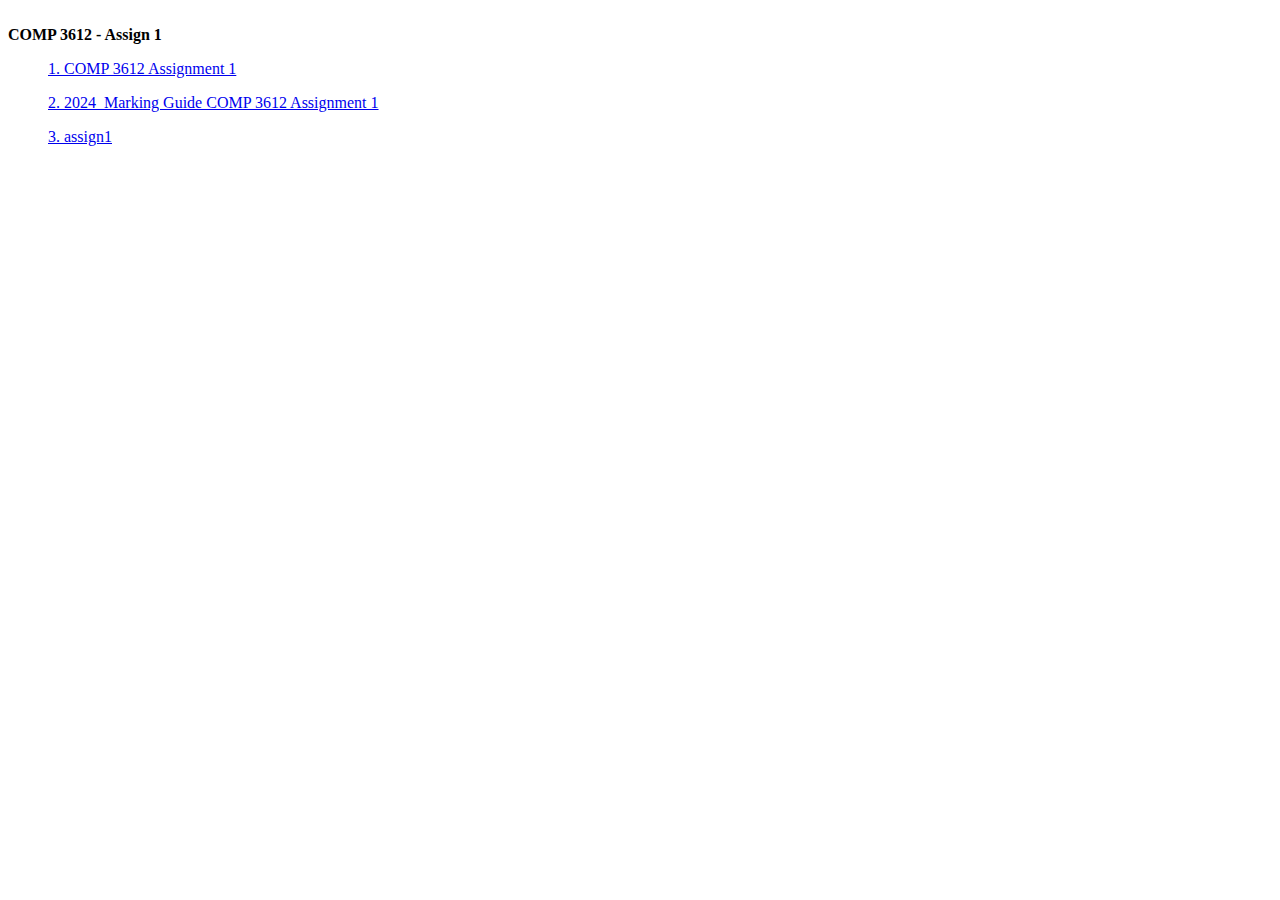
<file: Table of Contents.html>
<html><head><meta http-equiv="&#39;Content-Type&#39;" content="&#39;text/html;charset=utf-8&#39;" /><title>COMP 3612 - Assign 1</title></head><body><table cellpadding=0 cellspacing=0 border=0 width=100%><tr><td colspan=3>&nbsp;</td></tr><tr><td valign="top" width="100%"><font class="title"><strong>COMP 3612 - Assign 1</strong></font><br><p class='d2l' style=' margin-left: 40px'><a target="_blank" href="COMP 3612 Assignment 1.pdf" />1. COMP 3612 Assignment 1</a></p><p class='d2l' style=' margin-left: 40px'><a target="_blank" href="2024_Marking Guide COMP 3612 Assignment 1.docx" />2. 2024_Marking Guide COMP 3612 Assignment 1</a></p><p class='d2l' style=' margin-left: 40px'><a target="_blank" href="assign1.zip" />3. assign1</a></p></td></tr></table></body></html>
</file>
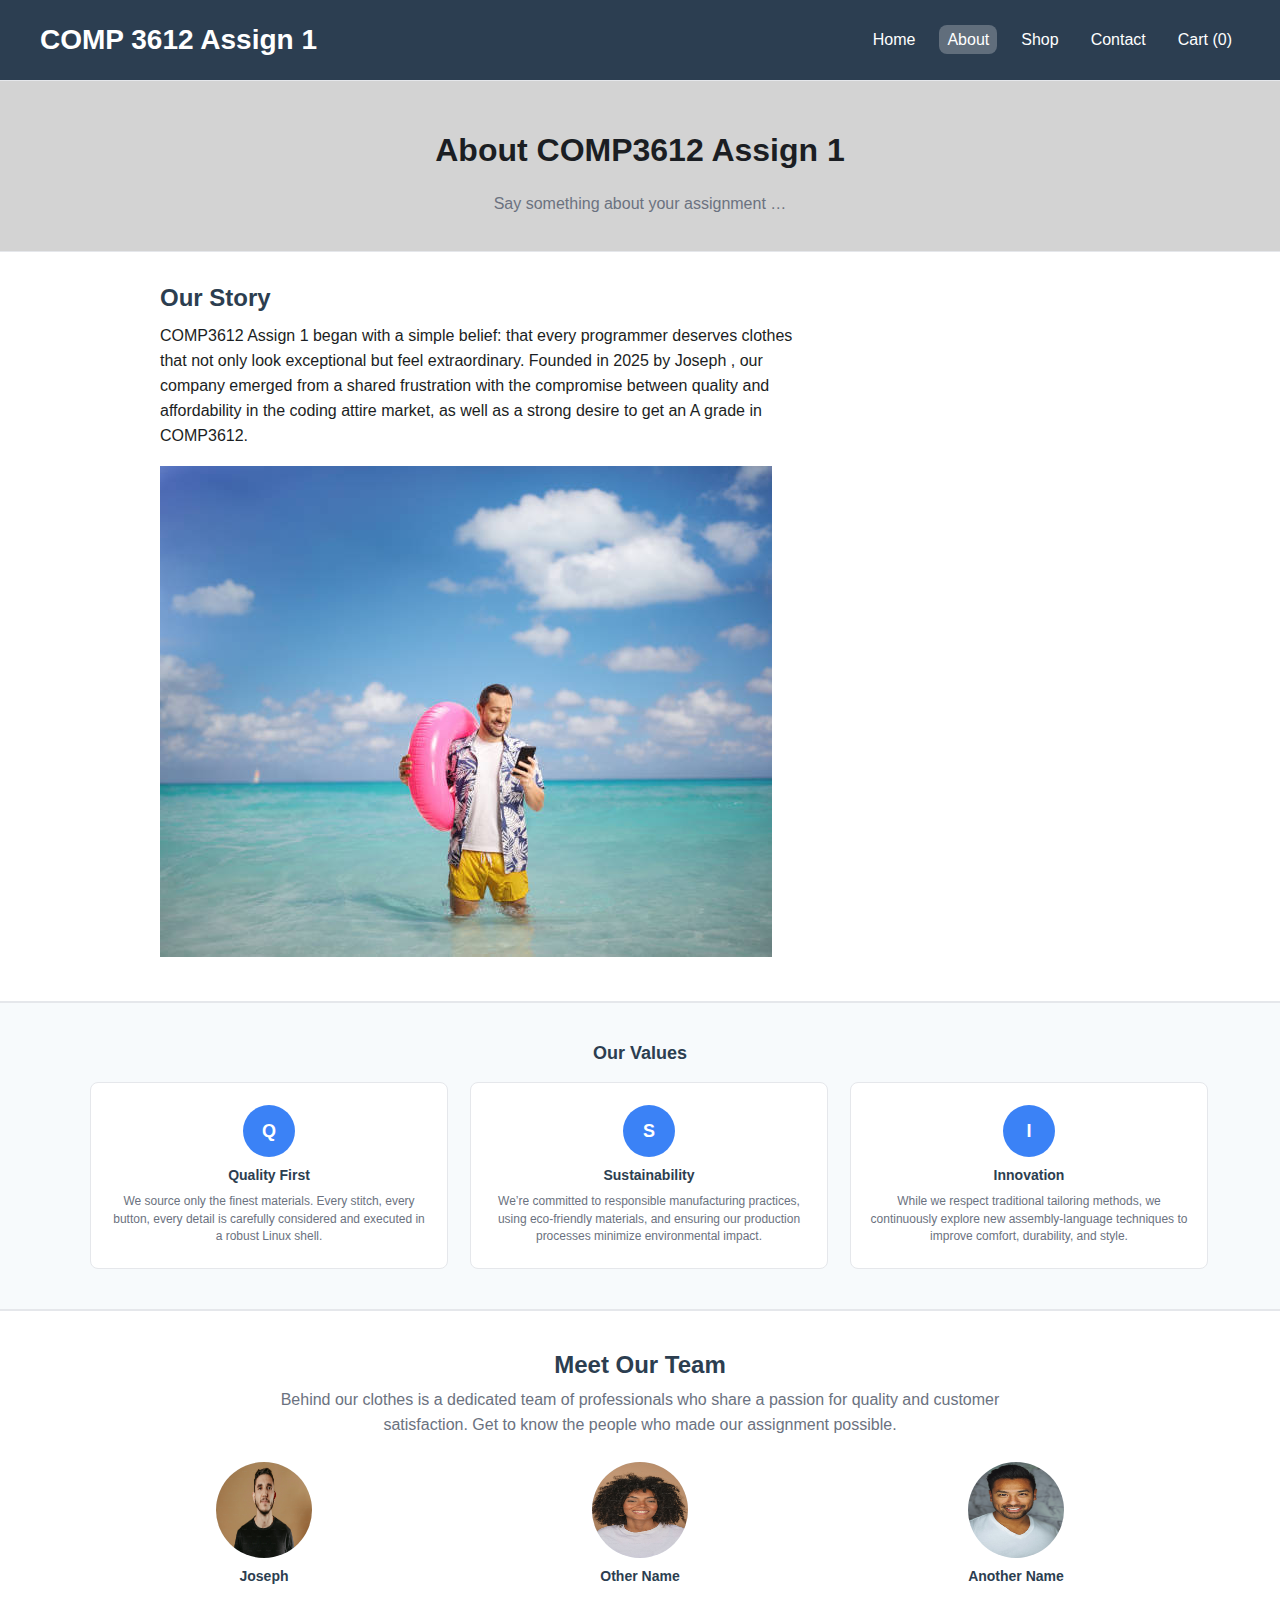
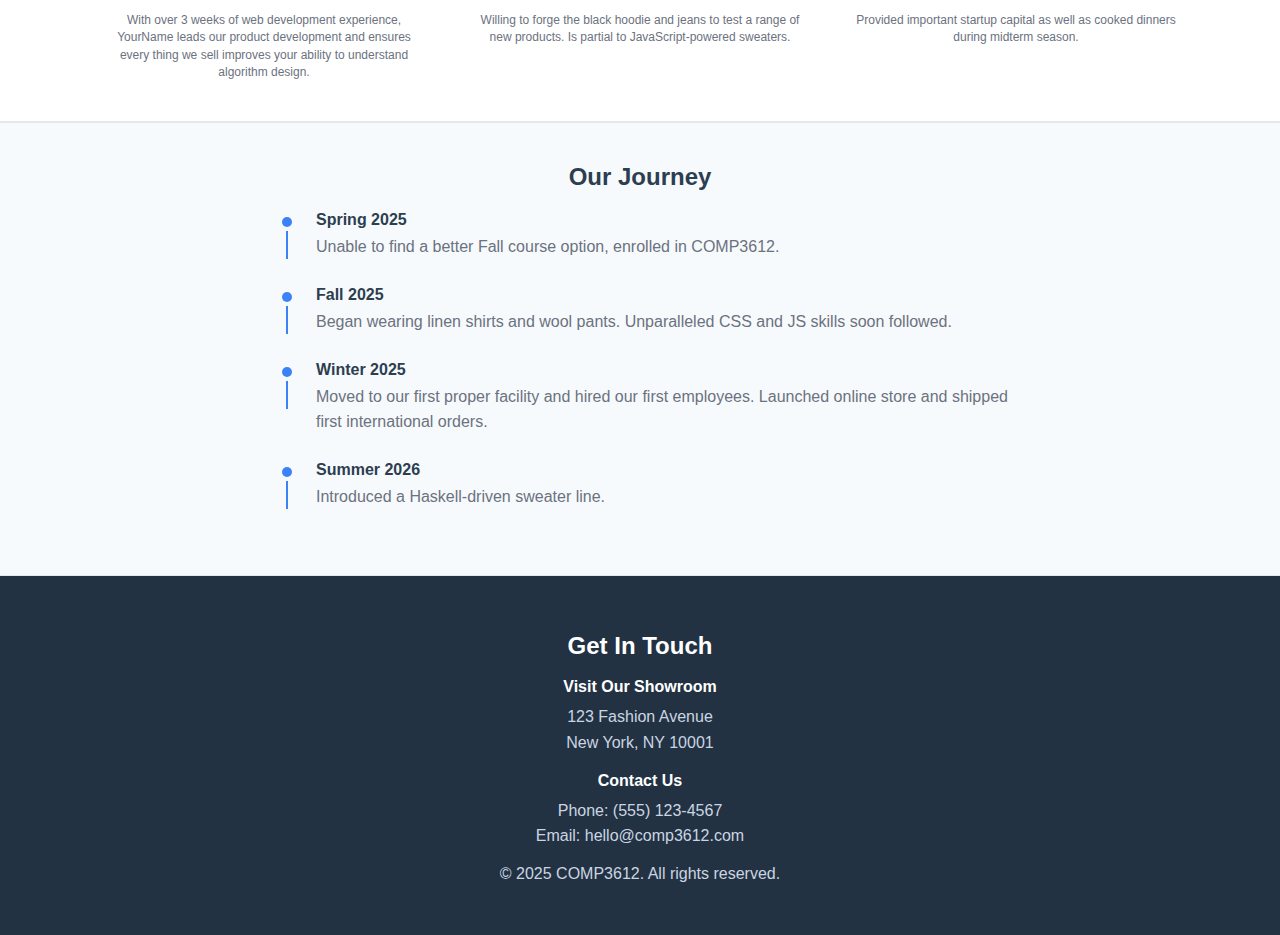
<file: assign1/about.html>
<!DOCTYPE html>
<html lang="en">
<head>
    <meta charset="UTF-8">
    <meta name="viewport" content="width=device-width, initial-scale=1.0">
    <title>COMP3612 Assignment 1</title>
    <link rel="stylesheet" href="styles.css" />
    <meta http-equiv="refresh" content="2">
</head>
<body>
  <header class="site-header">
    <div class="container header-row">
      <a class="logo" href="index.html">COMP 3612 Assign 1</a>
      <nav aria-label="Primary">
        <ul class="nav">
          <li><a class="nav-link" href="index.html">Home</a></li>
          <li><a class="nav-link active" href="about.html">About</a></li>
          <li><a class="nav-link" href="#">Shop</a></li>
          <li><a class="nav-link" href="#">Contact</a></li>
          <li><a class="nav-link" href="#">Cart (0)</a></li>
        </ul>
      </nav>
    </div>
  </header>   
<main>
  <section class="about-hero">
  <div class="about-box">
    <h1>About COMP3612 Assign 1</h1>
    <p>Say something about your assignment …</p>
  </div>
</section>


<section class="story">
  <div class="story-box">
    <h2>Our Story</h2>

    <p class="story-lead">
      COMP3612 Assign 1 began with a simple belief: that every programmer deserves
      clothes that not only look exceptional but feel extraordinary. Founded in 2025
      by Joseph , our company emerged from a shared frustration with the compromise
      between quality and affordability in the coding attire market, as well as a strong
      desire to get an A grade in COMP3612.
    </p>

    <img src="data/images/beach.jpg" />
  </div>
</section>

<section class="values">
  <div class="values-box">
    <h2>Our Values</h2>

    <div class="values-grid">

      <article class="value-card">
        <div class="value-icon">Q</div>
        <h3>Quality First</h3>
        <p>
          We source only the finest materials. Every stitch, every button, every detail
          is carefully considered and executed in a robust Linux shell.
        </p>
      </article>


      <article class="value-card">
        <div class="value-icon">S</div>
        <h3>Sustainability</h3>
        <p>
          We’re committed to responsible manufacturing practices, using eco-friendly
          materials, and ensuring our production processes minimize environmental impact.
        </p>
      </article>

      <!-- Card 3 -->
      <article class="value-card">
        <div class="value-icon">I</div>
        <h3>Innovation</h3>
        <p>
          While we respect traditional tailoring methods, we continuously explore new
          assembly-language techniques to improve comfort, durability, and style.
        </p>
      </article>
    </div>
  </div>
</section>

<section class="team">
  <div class="team-box">
    <h2>Meet Our Team</h2>
    <p class="team-intro">
      Behind our clothes is a dedicated team of professionals who share a passion for
      quality and customer satisfaction. Get to know the people who made our assignment possible.
    </p>

    <div class="team-grid">
      <article class="member">
        <img class="avatar" src="data/images/1.jpg" alt="Photo 1" />
        <h3>Joseph</h3>
        <p class="role">Founder &amp; CEO</p>
        <p class="bio">
          With over 3 weeks of web development experience, YourName leads our product development
          and ensures every thing we sell improves your ability to understand algorithm design.
        </p>
      </article>

      <article class="member">
        <img class="avatar" src="data/images/2.jpg" alt="Photo 2" />
        <h3>Other Name</h3>
        <p class="role">Clothes Tester</p>
        <p class="bio">
          Willing to forge the black hoodie and jeans to test a range of new products.
          Is partial to JavaScript-powered sweaters.
        </p>
      </article>

      <article class="member">
        <img class="avatar" src="data/images/3.jpg" alt="Photo 3" />
        <h3>Another Name</h3>
        <p class="role">Family Member</p>
        <p class="bio">
          Provided important startup capital as well as cooked dinners during midterm season.
        </p>
      </article>
    </div>
  </div>
</section>


<section class="journey">
  <div class="journey-box">
    <h2>Our Journey</h2>

    <ol class="timeline">
      <li>
        <h3>Spring 2025</h3>
        <p>Unable to find a better Fall course option, enrolled in COMP3612.</p>
      </li>
      <li>
        <h3>Fall 2025</h3>
        <p>Began wearing linen shirts and wool pants. Unparalleled CSS and JS skills soon followed.</p>
      </li>
      <li>
        <h3>Winter 2025</h3>
        <p>Moved to our first proper facility and hired our first employees. Launched online store and shipped first international orders.</p>
      </li>
      <li>
        <h3>Summer 2026</h3>
        <p>Introduced a Haskell-driven sweater line.</p>
      </li>
    </ol>
  </div>
</section>






</main>

<footer class="page-footer">
  <div class="footer-box">
    <h2>Get In Touch</h2>

    <div class="footer-columns">
      <div>
        <h3>Visit Our Showroom</h3>
        <p>123 Fashion Avenue<br>New York, NY 10001</p>
      </div>

      <div>
        <h3>Contact Us</h3>
        <p>Phone: (555) 123-4567<br>Email: hello@comp3612.com</p>
      </div>
    </div>

    <p class="copyright">© 2025 COMP3612. All rights reserved.</p>
  </div>
</footer>





</body>
</html>
</file>
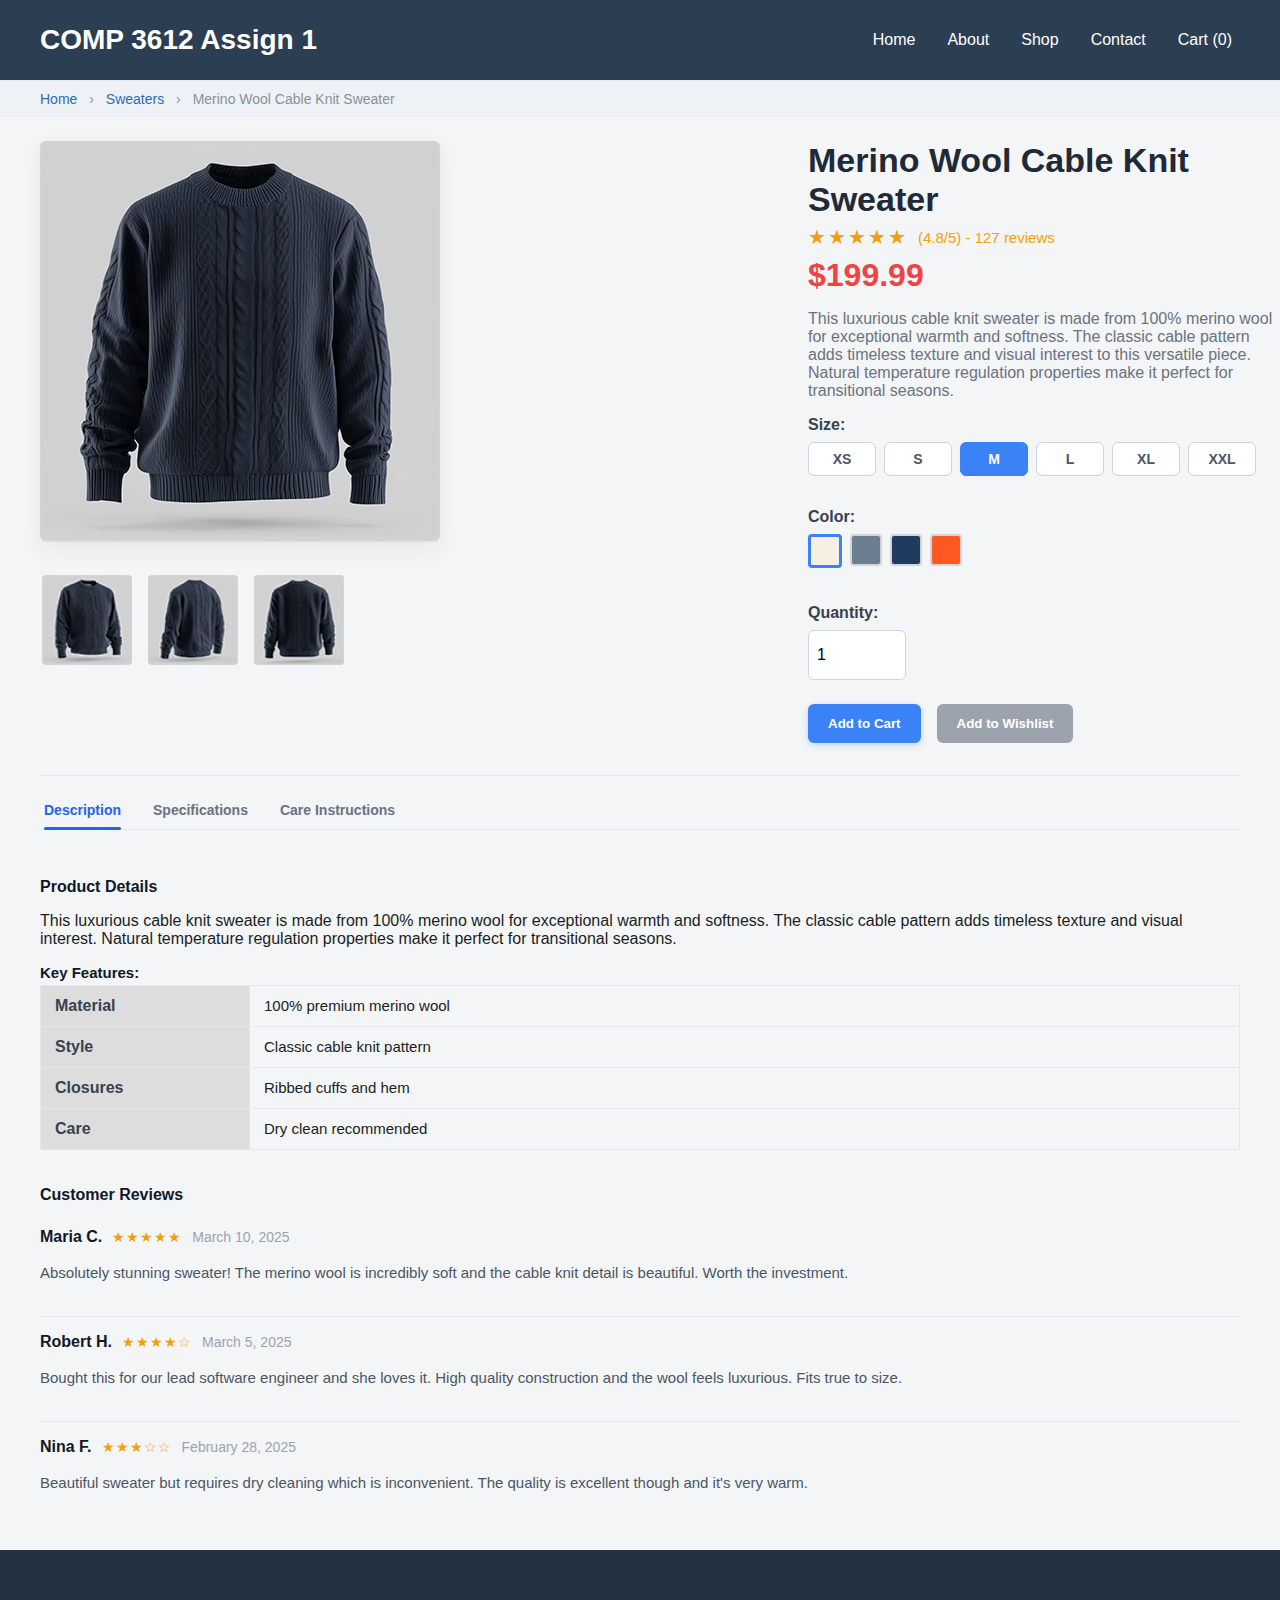
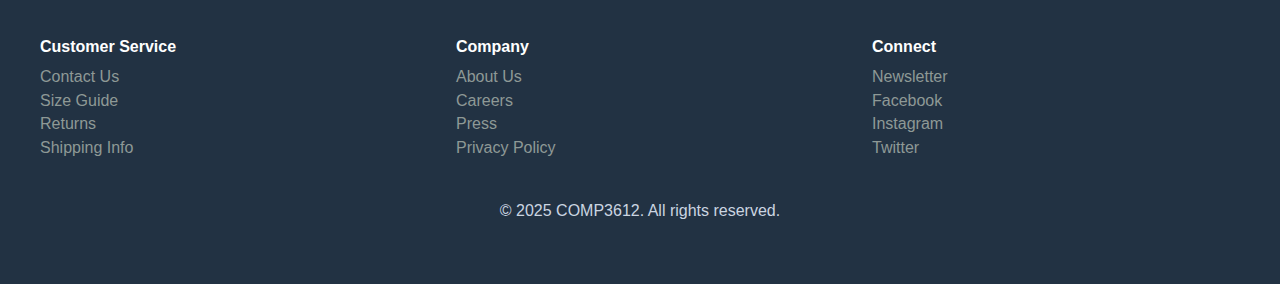
<file: assign1/product.html>
<!DOCTYPE html>
<html lang="en">
<head>
  <meta charset="UTF-8" />
  <meta name="viewport" content="width=device-width, initial-scale=1.0" />
  <title>Product • COMP3612</title>
  <link rel="stylesheet" href="styles.css" />
</head>
<body>
  <header class="site-header">
    <div class="container header-row">
      <a class="logo" href="index.html">COMP 3612 Assign 1</a>
      <nav aria-label="Primary">
        <ul class="nav">
          <li><a class="nav-link" href="index.html">Home</a></li>
          <li><a class="nav-link" href="about.html">About</a></li>
          <li><a class="nav-link" href="#">Shop</a></li>
          <li><a class="nav-link" href="#">Contact</a></li>
          <li><a class="nav-link" href="#">Cart (0)</a></li>
        </ul>
      </nav>
    </div>
  </header>

  <nav class="navigator">
    <div class="container">
      <a href="index.html">Home</a>
      <span class="navigator-separator">›</span>
      <a href="#">Sweaters</a>
      <span class="navigator-separator">›</span>
      <span class="navigator-current">Merino Wool Cable Knit Sweater</span>
    </div>
  </nav>

  <main class="container">
    <div class="product-layout">
      <div class="product-gallery">
        <div class="main-image">
          <img id="mainImg" src="data/images/003-medium-front.png" alt="Merino wool sweater front">
        </div>
        <div class="thumbnail-gallery" id="thumbs">
          <img class="thumbnail" src="data/images/003-thumb-front-angle.png"
               data-full="data/images/003-medium-front-angle.png" alt="Front angle">
          <img class="thumbnail" src="data/images/003-thumb-back-angle.png"
               data-full="data/images/003-medium-back-angle.png" alt="Back angle">
          <img class="thumbnail" src="data/images/003-thumb-back.png"
               data-full="data/images/003-medium-back.png" alt="Back view">
        </div>
      </div>

      <div class="product-info">
        <h1>Merino Wool Cable Knit Sweater</h1>

        <div class="product-rating">
          <span class="stars">★★★★★</span>
          <span class="rating-text">(4.8/5) - 127 reviews</span>
        </div>

        <p class="price">$199.99</p>

        <p class="product-description">
          This luxurious cable knit sweater is made from 100% merino wool for exceptional warmth and softness. The classic cable pattern adds timeless texture and visual interest to this versatile piece. Natural temperature regulation properties make it perfect for transitional seasons.
        </p>

        <form action="https://www.randyconnolly.com/tests/process.php" method="get">
          <div class="product-option">
            <label for="size-xs">Size:</label>
            <div class="size-selector">
              <label><input type="radio" name="size" id="size-xs" value="XS"> XS</label>
              <label><input type="radio" name="size" value="S"> S</label>
              <label><input type="radio" name="size" value="M" checked> M</label>
              <label><input type="radio" name="size" value="L"> L</label>
              <label><input type="radio" name="size" value="XL"> XL</label>
              <label><input type="radio" name="size" value="XXL"> XXL</label>
            </div>
          </div>

          <div class="product-option">
            <label>Color:</label>
            <div class="color-selector">
              <label><input type="radio" name="color" value="cream" checked> <span class="color-swatch" style="background:#f5f0e1"></span></label>
              <label><input type="radio" name="color" value="gray-blue"> <span class="color-swatch" style="background:#6b7d8f"></span></label>
              <label><input type="radio" name="color" value="navy"> <span class="color-swatch" style="background:#1e3a5f"></span></label>
              <label><input type="radio" name="color" value="orange"> <span class="color-swatch" style="background:#ff5722"></span></label>
            </div>
          </div>

          <div class="product-option">
            <label for="qty">Quantity:</label>
            <input id="qty" name="qty" type="number" class="quantity-input" value="1" min="1" required>
          </div>

          <div class="product-actions">
            <button class="btn btn-primary" type="submit">Add to Cart</button>
            <button class="btn btn-secondary" type="button">Add to Wishlist</button>
          </div>
        </form>
      </div>
    </div>

    <section class="product-details">
      <nav class="tabs">
        <button class="tab active">Description</button>
        <button class="tab">Specifications</button>
        <button class="tab">Care Instructions</button>
      </nav>

      <div class="tab-panel" id="tab-description">
        <h3>Product Details</h3>
        <p>
          This luxurious cable knit sweater is made from 100% merino wool for exceptional warmth and
          softness. The classic cable pattern adds timeless texture and visual interest. Natural
          temperature regulation properties make it perfect for transitional seasons.
        </p>

        <h4>Key Features:</h4>
        <table class="details-table">
          <tbody>
            <tr><th>Material</th><td>100% premium merino wool</td></tr>
            <tr><th>Style</th><td>Classic cable knit pattern</td></tr>
            <tr><th>Closures</th><td>Ribbed cuffs and hem</td></tr>
            <tr><th>Care</th><td>Dry clean recommended</td></tr>
          </tbody>
        </table>
      </div>

      <section class="reviews">
        <h3>Customer Reviews</h3>

        <article class="review">
          <header>
            <strong>Maria C.</strong>
            <span class="stars">★★★★★</span>
            <time datetime="2025-03-10">March 10, 2025</time>
          </header>
          <p>Absolutely stunning sweater! The merino wool is incredibly soft and the cable knit detail is beautiful. Worth the investment.</p>
        </article>

        <article class="review">
          <header>
            <strong>Robert H.</strong>
            <span class="stars">★★★★☆</span>
            <time datetime="2025-03-05">March 5, 2025</time>
          </header>
          <p>Bought this for our lead software engineer and she loves it. High quality construction and the wool feels luxurious. Fits true to size.</p>
        </article>

        <article class="review">
          <header>
            <strong>Nina F.</strong>
            <span class="stars">★★★☆☆</span>
            <time datetime="2025-02-28">February 28, 2025</time>
          </header>
          <p>Beautiful sweater but requires dry cleaning which is inconvenient. The quality is excellent though and it's very warm.</p>
        </article>
      </section>
    </section>
  </main>

  <footer class="site-footer">
  <div class="container footer-grid">
    <section>
      <h4>Customer Service</h4>
      <ul>
        <li><a href="#">Contact Us</a></li>
        <li><a href="#">Size Guide</a></li>
        <li><a href="#">Returns</a></li>
        <li><a href="#">Shipping Info</a></li>
      </ul>
    </section>

    <section>
      <h4>Company</h4>
      <ul>
        <li><a href="about.html">About Us</a></li>
        <li><a href="#">Careers</a></li>
        <li><a href="#">Press</a></li>
        <li><a href="#">Privacy Policy</a></li>
      </ul>
    </section>

    <section>
      <h4>Connect</h4>
      <ul>
        <li><a href="#">Newsletter</a></li>
        <li><a href="#">Facebook</a></li>
        <li><a href="#">Instagram</a></li>
        <li><a href="#">Twitter</a></li>
      </ul>
    </section>
  </div>

  <p class="copyright">© 2025 COMP3612. All rights reserved.</p>
</footer>

</body>
</html>
</file>
<file: assign1/styles.css>
:root {
  --bg: #f7f7f8;
  --text: #1b1e23;
  --muted: #6b7280;
  --brand: #3b82f6;
  --brand-700: #1d4ed8;
  --card: #ffffff;
  --border: #e5e7eb;
  --footer-bg:#223243;
  --footer-text:#cbd5e1;
  --footer-heading:#ffffff;
  --footer-link:#cbd5e1;
  --footer-link-hover:#ffffff;
  --footer-rule:#354a5a;
}


body {
  font-family: 'Roboto', sans-serif;
  color: var(--text);
  background: var(--bg);
  margin: 0;
}

.site-header { 
  background: #2c3e51;
  border-bottom: 1px solid var(--border);
}

.header-row {
  display: flex;
  align-items: center;
  justify-content: space-between;
  padding: 16px 96px;
}

.logo {
  color: #fff;
  font-weight: 700;
  text-decoration: none;
  font-size: 28px;
  background: transparent;
  border: none;
}

.nav {
  list-style: none;
  display: flex;
  gap: 16px;
  margin: 0;
  padding: 0;
}

.nav-link {
  text-decoration: none;
  color: #fff;
  padding: 6px 8px;
  border-radius: 8px;
  transition: color .15s, background .15s;
}

.nav-link:hover {
  color: var(--brand);
  background: rgba(59,130,246,.08);
}

.nav-link.active {
  color: #fff;
  background: rgba(255,255,255,0.25);
}

/* ------ INDEX PAGE ------ */

.hero {
  background:
    linear-gradient(rgba(44,62,81,0.3), rgba(44,62,81,0.3)),
    url("data/images/closet.jpg") center/cover no-repeat;
  display: flex;
  align-items: center;
  justify-content: center;
  min-height: 300px;
  text-align: center;
  margin: 0;
  padding: 32px 0;
}

.hero-box h1 {
  margin: 0 0 8px;
  font-size: 32px;
  font-weight: 700;
  color: #2C3E50;
}

.hero-box p {
  margin: 0 0 24px;
  color: #555;
}

.btn {
  display: inline-block;
  background: var(--brand);
  color: #fff;
  padding: 12px 24px;
  border-radius: 6px;
  text-decoration: none;
  font-weight: 500;
  transition: background 0.2s;
}

.btn:hover {
  background: #1d4ed8;
}

.featured-items .product-list {
  list-style: none;
  margin: 0;
  padding-bottom: 50px;
  text-align: center;
}

.featured-items h2 {
  text-align: center;
  font-weight: 800;
  margin-bottom: 16px;
  padding: 40px 0;
  font-size: 28px;
  color: #30506a;
}

.card {
  display: inline-block;
  width: 220px;
  vertical-align: top;
  background: #fff;
  padding: 12px;
  margin: 0 16px 24px;
  border-radius: 8px;
}

.card img {
  display: block;
  width: 100%;
  height: auto;
}

.title {
  margin: 8px 0 0;
  font-weight: 600;
  text-align: center;
}

.price {
  color: red;
  margin: 4px 0 8px;
  font-weight: 600;
}

.about {
  display: flex;
  flex-direction: column;
  align-items: center;
  justify-content: center;
  min-height: 360px;
  width: 100%;
  background-color: lightgray;
  text-align: center;
  padding: 60px 0;
}

.about h2 {
  font-weight: 700;
  margin-bottom: 16px;
}

.about p {
  max-width: 800px;
  margin: 8px auto;
  line-height: 1.6;
}

.site-footer {
  background: var(--footer-bg);
  color: var(--footer-text);
  text-align: center;
  padding: 64px 0 48px;
}

.footer-grid {
  display: grid;
  grid-template-columns: repeat(3, 1fr);

  column-gap: 48px;
  align-items: start;
  text-align: left;
}

.site-footer h4 {
  color: var(--footer-heading);
  margin: 0 0 12px;
  font-weight: 700;
}

.site-footer ul {
  list-style: none;
  margin: 0;
  padding: 0;
}

.site-footer li {
  margin: 5.6px 0;
}

.site-footer a {
  text-decoration: none;
  color: #8e9996;
}

.site-footer a:hover {
  color: var(--footer-link-hover);
  text-decoration: underline;
}

.footer-rule {
  border: 0;
  border-top: 1px solid var(--footer-rule);
  margin: 18px auto 10px;
  width: min(92%, 1100px);
}

.copyright {
  display: block;
  color: var(--footer-text);
}

/* ----- ABOUT PAGE ----- */

.about-hero {
  background: lightgray;
  text-align: center;
  padding: 30px 0 35px;
}

.about-hero h1 {
  font-weight: 700;
}

.about-hero p {
  margin: 0;
  line-height: 1.6;
  color: var(--muted);
}

.story {
  background: #fff;
  border-top: 1px solid var(--border);
  border-bottom: 1px solid var(--border);
  padding: 32px 0 40px;
}

.story .story-box {
  max-width: 960px;
  margin: 0 auto;
  padding: 0 24px;
  text-align: left;
}

.story h2 {
  margin: 0 0 12px;
  font-weight: 700;
  color: #2C3E50;
}

.story-lead {
  max-width: 640px;
  margin: 0 0 18px;
  line-height: 1.55;
  color: var(--text);
}

.story-media {
  width: 540px;
  height: 220px;
  margin: 12px auto 8px;
  border: 1px solid var(--border);
  border-radius: 8px;
  background: #F3F5F7;
  display: flex;
  align-items: center;
  justify-content: center;
  color: #7a8794;
}

.values {
  background: #F7FAFC;
  border-top: 1px solid var(--border);
  border-bottom: 1px solid var(--border);
  padding: 40px 0;
}

.values-box {
  max-width: 1100px;
  margin: 0 auto;
  padding: 0 24px;
  text-align: center;
}

.values h2 {
  margin: 0 0 18px;
  font-size: 18px;
  font-weight: 700;
  color: #2C3E50;
}

.values-grid {
  display: grid;
  grid-template-columns: repeat(3, 1fr);
  gap: 22px;
  justify-items: center;
}

.value-card {
  background: var(--card);
  border: 1px solid var(--border);
  border-radius: 8px;
  width: 320px;
  padding: 22px 18px;
  text-align: center;
}

.value-icon {
  width: 52px;
  height: 52px;
  line-height: 52px;
  margin: 0 auto 10px;
  border-radius: 50%;
  background: var(--brand);
  color: #fff;
  font-weight: 700;
  font-size: 18px;
}

.value-card h3 {
  margin: 6px 0 10px;
  font-size: 14px;
  font-weight: 700;
  color: #2C3E50;
}

.value-card p {
  margin: 0;
  font-size: 12px;
  line-height: 1.45;
  color: var(--muted);
}

.team {
  background: white;
  border-top: 1px solid var(--border);
  border-bottom: 1px solid var(--border);
  padding: 40px 0;
}

.team-box {
  max-width: 1100px;
  margin: 0 auto;
  padding: 0 24px;
  text-align: center;
}

.team h2 {
  margin: 0 0 8px;
  font-weight: 700;
  color: #2C3E50;
}

.team-intro {
  margin: 0 auto 24px;
  max-width: 720px;
  line-height: 1.6;
  color: var(--muted);
}

.team-grid {
  display: grid;
  grid-template-columns: repeat(3, 1fr);
  gap: 28px;
  justify-items: center;
}

.member {
  max-width: 320px;
}

.avatar {
  width: 96px;
  height: 96px;
  margin: 0 auto 10px;
  border-radius: 50%;
  background: #e9eef2;
  color: #8896a3;
  font-size: 12px;
  display: flex;
  align-items: center;
  justify-content: center;
}

.member h3 {
  margin: 6px 0 4px;
  font-size: 14px;
  font-weight: 700;
  color: #2C3E50;
}

.role {
  margin: 0 0 10px;
  font-size: 12px;
  color: white;
}

.bio {
  margin: 0;
  font-size: 12px;
  line-height: 1.45;
  color: var(--muted);
}

.journey {
  background: #F7FAFC;
  border-top: 1px solid var(--border);
  border-bottom: 1px solid var(--border);
  padding: 40px 0;
}

.journey-box {
  max-width: 900px;
  margin: 0 auto;
  padding: 0 24px;
  text-align: center;
}

.journey h2 {
  margin: 0 0 18px;
  font-weight: 700;
  color: #2C3E50;
}

.timeline {
  list-style: none;
  margin: 0 auto;
  padding: 0;
  max-width: 760px;
  text-align: left;
}

.timeline li {
  position: relative;
  padding-left: 56px;
  margin: 20px 0 26px;
}

.timeline li::before {
  content: "";
  position: absolute;
  left: 22px;
  top: 6px;
  width: 10px;
  height: 10px;
  background: var(--brand);
  border-radius: 50%;
}

.timeline li::after {
  content: "";
  position: absolute;
  left: 26px;
  top: 20px;
  width: 2px;
  height: 28px;
  background: var(--brand);
}

.timeline h3 {
  margin: 0 0 6px;
  font-size: 16px;
  font-weight: 700;
  color: #2C3E50;
}

.timeline p {
  margin: 0;
  color: var(--muted);
  line-height: 1.55;
}

.page-footer {
  background: var(--footer-bg);
  color: var(--footer-text);
  padding: 56px 0 36px;
  text-align: center;
}

.footer-box {
  max-width: 900px;
  margin: 0 auto;
  padding: 0 24px;
}

.page-footer h2 {
  margin: 0 0 18px;
  font-weight: 700;
  color: #fff;
}

.footer-columns {
  display: flex;
  flex-direction: column;
  align-items: center;
  gap: 16px;
  text-align: center;
}

.footer-columns h3 {
  margin: 0 0 8px;
  color: #fff;
  font-weight: 700;
  font-size: 16px;
}

.footer-columns p {
  margin: 0;
  line-height: 1.6;
  color: var(--footer-text);
}

/* ----- PRODUCT PAGE ----- */

body {
  background: #f3f5f7;
}

.container {
  max-width: 1200px;
  margin: 0 auto;
  padding: 24px;
}

.navigator {
  background: #eef2f6;
  padding: 10px 0;
  font-size: 14px;
}

.navigator .container {
  padding: 0 24px;
}

.navigator a {
  color: #2b6cb0;
  text-decoration: none;
  transition: color 0.2s ease;
}

.navigator a:hover {
  color: #1e4f86;
  text-decoration: underline;
}

.navigator-separator {
  margin: 0 8px;
  color: #8a8f98;
}

.navigator-current {
  color: #8a8f98;
  font-weight: normal;
}

.product-layout {
  display: grid;
  grid-template-columns: 60% 40%;
  gap: 48px;
  align-items: start;
}

.product-info h1 {
  font-size: 34px;
  color: #1f2937;
  margin: 0;
}

.product-description {
  color: #6b7280;
  max-width: 576px;
}

.product-rating {
  display: flex;
  align-items: center;
  gap: 10px;
  margin-top: 6px;
}

.stars {
  color: #f59e0b;
  font-size: 20px;
  letter-spacing: 2px;
}

.rating-text {
  color: #f59e0b;
  font-size: 15px;
}

.product-gallery {
  display: flex;
  flex-direction: column;
  gap: 20px;
}

.main-image {
  max-width: 400px;
  background: #e9eaed;
  border-radius: 6px;
  overflow: hidden;
  box-shadow: 0 1px 2px rgba(0,0,0,.06), 0 8px 24px rgba(0,0,0,.06);
}

.main-image img {
  width: 100%;
  height: auto;
  display: block;
}

.thumbnail-gallery {
  display: flex;
  gap: 12px;
  margin-top: 12px;
  align-items: flex-end;
}

.thumbnail {
  width: 90px;
  height: 90px;
  object-fit: cover;
  border-radius: 6px;
  border: 2px solid transparent;
  cursor: pointer;
  transition: border-color .2s;
}

.thumbnail:hover,
.thumbnail.active {
  border-color: #3b82f6;
}

.price {
  color: #ef4444;
  font-size: 32px;
  font-weight: 700;
  margin: 8px 0 16px;
}

.product-option {
  margin-bottom: 24px;
}

.product-option label {
  color: #374151;
  font-weight: 600;
  margin-bottom: 8px;
  display: block;
}

.size-selector {
  display: flex;
  gap: 8px;
  flex-wrap: wrap;
}

.size-selector label {
  display: inline-flex;
  align-items: center;
  justify-content: center;
  min-width: 42px;
  height: 32px;
  padding: 0 12px;
  border: 1px solid #d1d5db;
  border-radius: 6px;
  background: #fff;
  color: #4b5563;
  font-size: 14px;
  cursor: pointer;
  box-shadow: inset 0 -1px 0 rgba(0,0,0,.03);
  transition: border-color .2s, color .2s, background .2s;
}

.size-selector label:hover {
  border-color: #3b82f6;
  color: #3b82f6;
}

.size-selector label:has(input[type="radio"]:checked) {
  background: #3b82f6;
  color: #fff;
  border-color: #3b82f6;
}

.color-selector {
  display: flex;
  gap: 8px;
}

.color-swatch {
  width: 28px;
  height: 28px;
  border: 2px solid #d1d5db;
  border-radius: 4px;
  display: inline-block;
  cursor: pointer;
  transition: transform .15s, border-color .15s;
}

.color-swatch:hover {
  transform: scale(1.07);
  border-color: #3b82f6;
}

.color-selector input[type="radio"]:checked + .color-swatch {
  border-color: #3b82f6;
  border-width: 3px;
}

.quantity-input {
  width: 80px;
  height: 36px;
  padding: 6px 8px;
  border: 1px solid #d1d5db;
  border-radius: 6px;
  font-size: 16px;
  background: #fff;
}

.product-actions {
  display: flex;
  gap: 16px;
  margin-top: 16px;
}

.btn {
  padding: 12px 20px;
  border: 0;
  border-radius: 6px;
  font-weight: 600;
  cursor: pointer;
}

.btn-primary {
  background: #3b82f6;
  color: #fff;
  box-shadow: 0 2px 6px rgba(59,130,246,.25);
}

.btn-primary:hover {
  background: #2563eb;
}

.btn-secondary {
  background: #9ca3af;
  color: #fff;
}

.btn-secondary:hover {
  background: #6b7280;
}

.size-selector input[type="radio"],
.color-selector input[type="radio"] {
  position: absolute;
  opacity: 0;
  inset: 0;
  pointer-events: none;
}

.size-selector label:focus-within,
.color-selector label:focus-within .color-swatch {
  box-shadow: 0 0 0 3px rgba(59,130,246,.3);
  outline: none;
}

.product-details {
  margin-top: 32px;
  padding-top: 16px;
  border-top: 1px solid #e5e7eb;
}

.tabs {
  display: flex;
  gap: 32px;
  align-items: flex-end;
  border-bottom: 1px solid #e5e7eb;
  padding: 0 4px;
  margin-bottom: 16px;
}

.tab {
  background: none;
  border: 0;
  color: #6b7280;
  font-size: 14px;
  font-weight: 600;
  padding: 10px 0 11px;
  cursor: pointer;
  position: relative;
}

.tab:hover {
  color: #374151;
}

.tab.active {
  color: #2563eb;
}

.tab.active::after {
  content: "";
  position: absolute;
  left: 0;
  right: 0;
  bottom: -1px;
  height: 3px;
  background: #2563eb;
  border-radius: 2px;
}

.tab-panel {
  padding: 16px 0;
}

.product-details h3 {
  margin: 16px 0 8px;
  font-size: 16px;
  color: #111827;
}

.product-details h4 {
  margin: 16px 0 4px;
  font-size: 15px;
  color: #111827;
}

.details-table {
  width: 100%;
  border-collapse: collapse;
  margin-top: 4px;
}

.details-table td {
  border: 1px solid #e5e7eb;
  padding: 11px 14px;
  vertical-align: top;
  font-size: 15px;
}

.details-table th {
  width: 180px;
  background: #DDDDDD;
  color: #374151;
  font-weight: 700;
  text-align: left;
  padding: 11px 14px;
  border: 1px solid #e5e7eb;
}

.reviews {
  margin-top: 20px;
}

.review {
  border-top: 1px solid #e5e7eb;
  padding: 16px 0;
}

.review:first-of-type {
  border-top: 0;
}

.review header {
  display: flex;
  align-items: center;
  gap: 10px;
  margin-bottom: 5px;
}

.review header strong {
  color: #111827;
}

.review header time {
  color: #9ca3af;
  font-size: 14px;
}

.review .stars {
  color: #f59e0b;
  letter-spacing: 1px;
  font-size: 14px;
}

.review p {
  color: #4b5563;
  line-height: 1.6;
  font-size: 15px;
}
</file>
